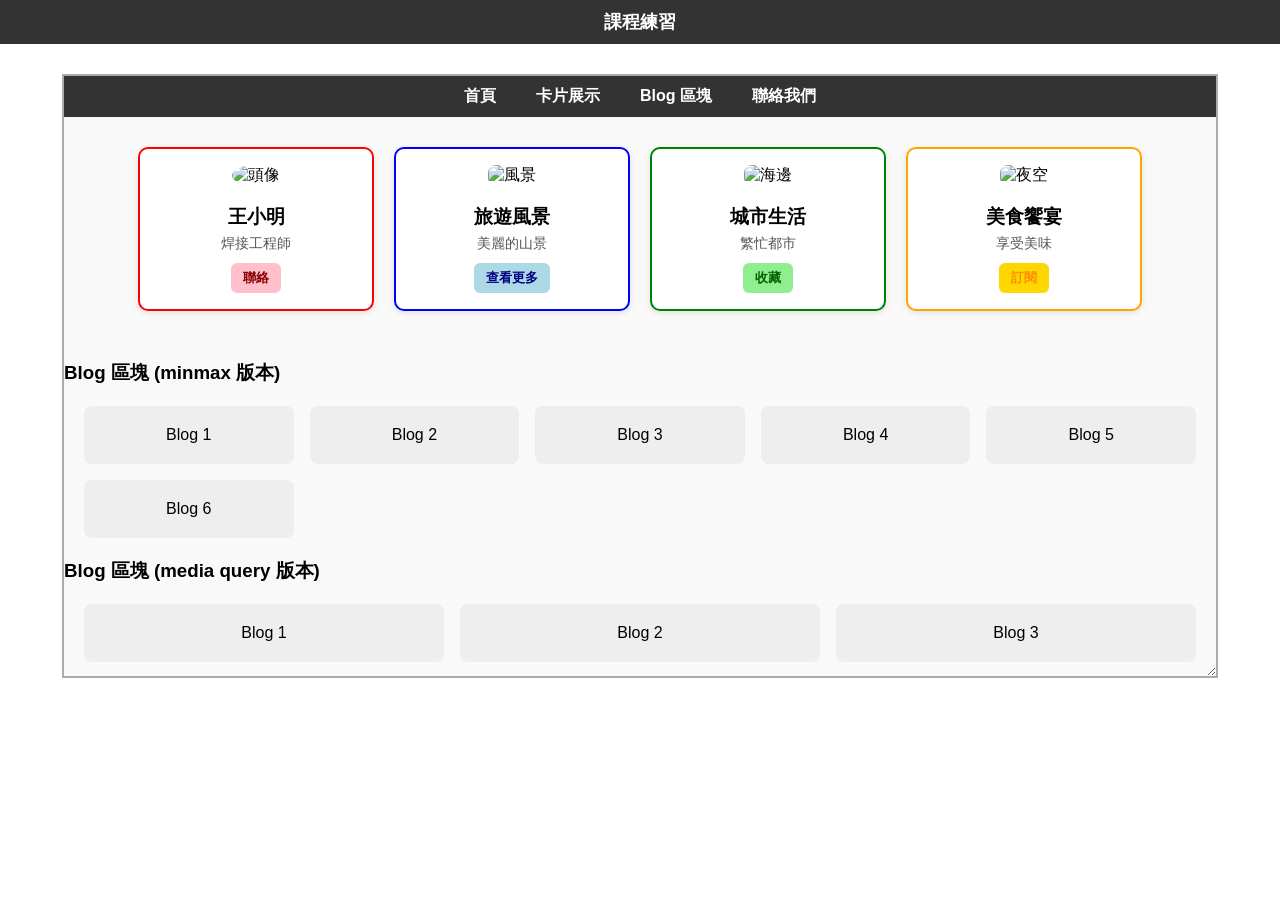
<file: midtern/index.html>
<!DOCTYPE html>
<html lang="zh-Hant">
<head>
  <meta charset="UTF-8">
  <meta name="viewport" content="width=device-width, initial-scale=1.0">
  <title>課程練習</title>
  <style>
    body {
      margin: 0;
      padding: 0;
      font-family: sans-serif;
      display: flex;
      flex-direction: column;
      align-items: center;
    }

    nav {
      background-color: #333;
      color: white;
      width: 100%;
      padding: 10px;
      text-align: center;
      font-weight: bold;
      font-size: 18px;
    }

    iframe {
      width: 90%;
      height: 600px;
      margin: 30px 0;
      border: 2px solid #aaa;
      resize: both;
      overflow: auto;
    }

    @media screen and (max-width: 650px) {
      body {
        display: grid;
        grid-template-columns: 1fr 1fr;
        position: relative;
        top: -150px;
        scale: 0.8;
      }

      iframe {
        grid-column: span 2;
      }
    }
  </style>
</head>
<body>
  <nav>課程練習</nav>

  <iframe src="card.html" title="卡片作業展示"></iframe>

</body>
</html>
</file>
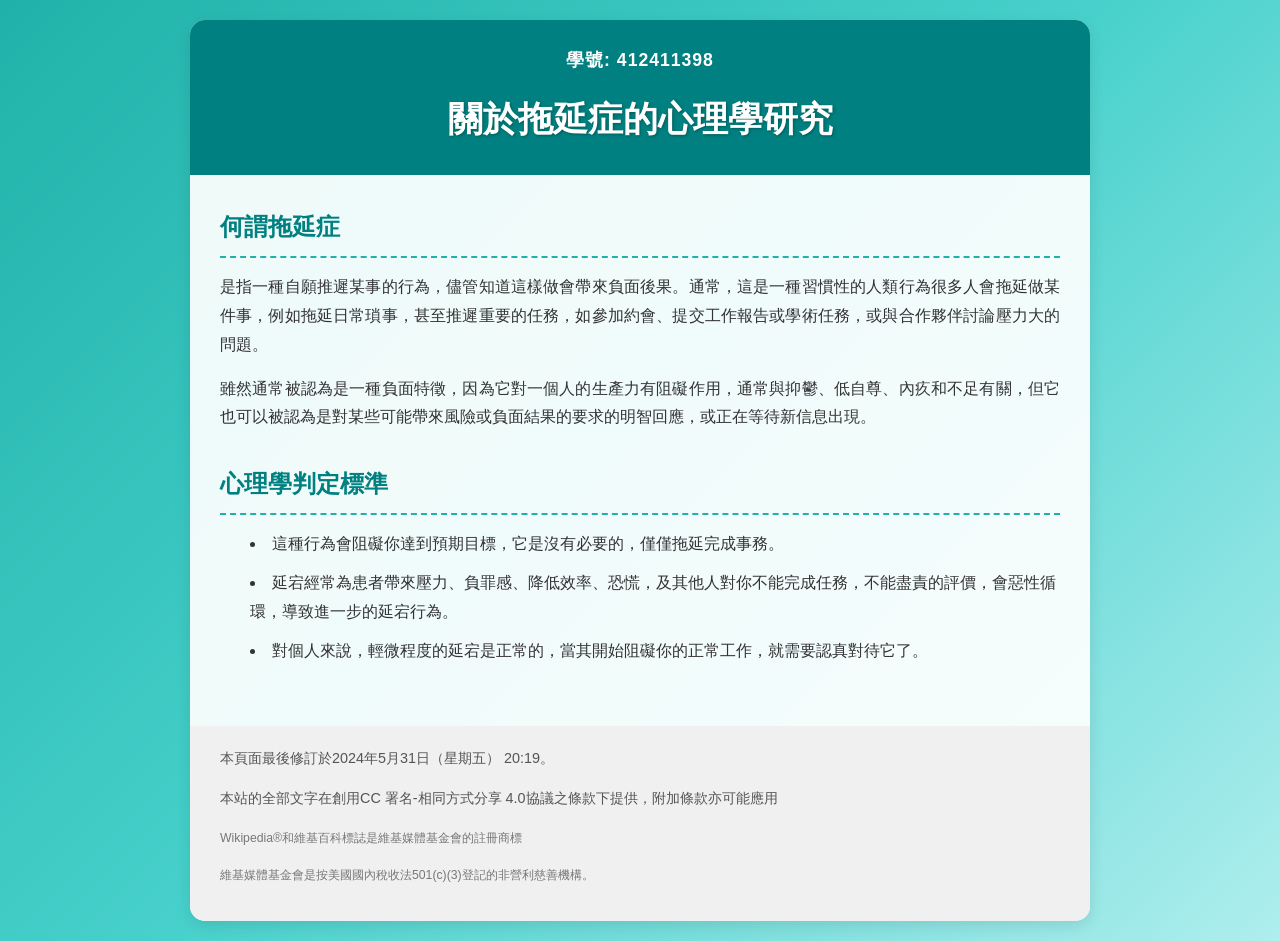
<file: W1/w1.html>
<!DOCTYPE html>
<html lang="zh-TW">
<head>
    <meta charset="UTF-8">
    <meta name="viewport" content="width=device-width, initial-scale=1.0">
    <title>拖延症研究 - 412411398</title>
    <link rel="stylesheet" href="w1.css">
</head>
<body>
    <div class="container">
        <header>
            <div class="student-id">學號: 412411398</div>
            <h1>關於拖延症的心理學研究</h1>
        </header>

        <main>
            <section class="definition">
                <h2>何謂拖延症</h2>
                <p>是指一種自願推遲某事的行為，儘管知道這樣做會帶來負面後果。通常，這是一種習慣性的人類行為很多人會拖延做某件事，例如拖延日常瑣事，甚至推遲重要的任務，如參加約會、提交工作報告或學術任務，或與合作夥伴討論壓力大的問題。</p>
                <p>雖然通常被認為是一種負面特徵，因為它對一個人的生產力有阻礙作用，通常與抑鬱、低自尊、內疚和不足有關，但它也可以被認為是對某些可能帶來風險或負面結果的要求的明智回應，或正在等待新信息出現。</p>
            </section>

            <section class="criteria">
                <h2>心理學判定標準</h2>
                <ul>
                    <li>這種行為會阻礙你達到預期目標，它是沒有必要的，僅僅拖延完成事務。</li>
                    <li>延宕經常為患者帶來壓力、負罪感、降低效率、恐慌，及其他人對你不能完成任務，不能盡責的評價，會惡性循環，導致進一步的延宕行為。</li>
                    <li>對個人來說，輕微程度的延宕是正常的，當其開始阻礙你的正常工作，就需要認真對待它了。</li>
                </ul>
            </section>
        </main>

        <footer>
            <p>本頁面最後修訂於2024年5月31日（星期五） 20:19。</p>
            <p>本站的全部文字在創用CC 署名-相同方式分享 4.0協議之條款下提供，附加條款亦可能應用</p>
            <div class="copyright">
                <p>Wikipedia®和維基百科標誌是維基媒體基金會的註冊商標</p>
                <p>維基媒體基金會是按美國國內稅收法501(c)(3)登記的非營利慈善機構。</p>
            </div>
        </footer>
    </div>
</body>
</html>
</file>
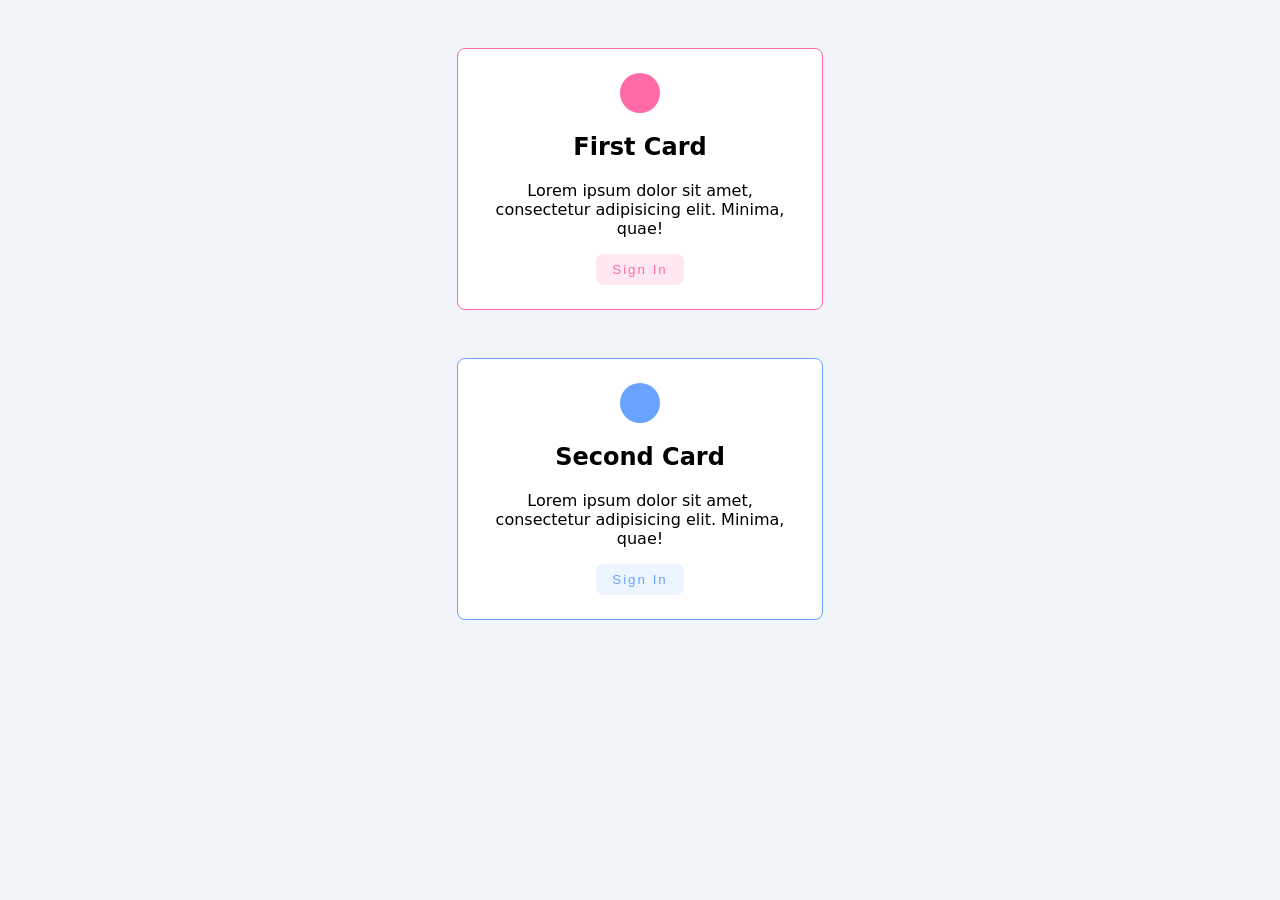
<file: W1/w3.html>
<!DOCTYPE html>
<html lang="en">
  <head>
    <meta charset="UTF-8" />
    <meta http-equiv="X-UA-Compatible" content="IE=edge" />
    <meta name="viewport" content="width=device-width, initial-scale=1.0" />
    <title>Card Demo</title>
    <link rel="stylesheet" href="w3.css" />
  </head>
  <body>
    <div class="card card-1">
      <div class="icon"></div>
      <h2>First Card</h2>
      <p>
        Lorem ipsum dolor sit amet, consectetur adipisicing elit. Minima, quae!
      </p>
      <button class="btn btn-1">Sign In</button>
    </div>
    <div class="card card-2">
      <div class="icon"></div>
      <h2>Second Card</h2>
      <p>
        Lorem ipsum dolor sit amet, consectetur adipisicing elit. Minima, quae!
      </p>
      <button class="btn btn-2">Sign In</button>
    </div>
  </body>
</html>
</file>
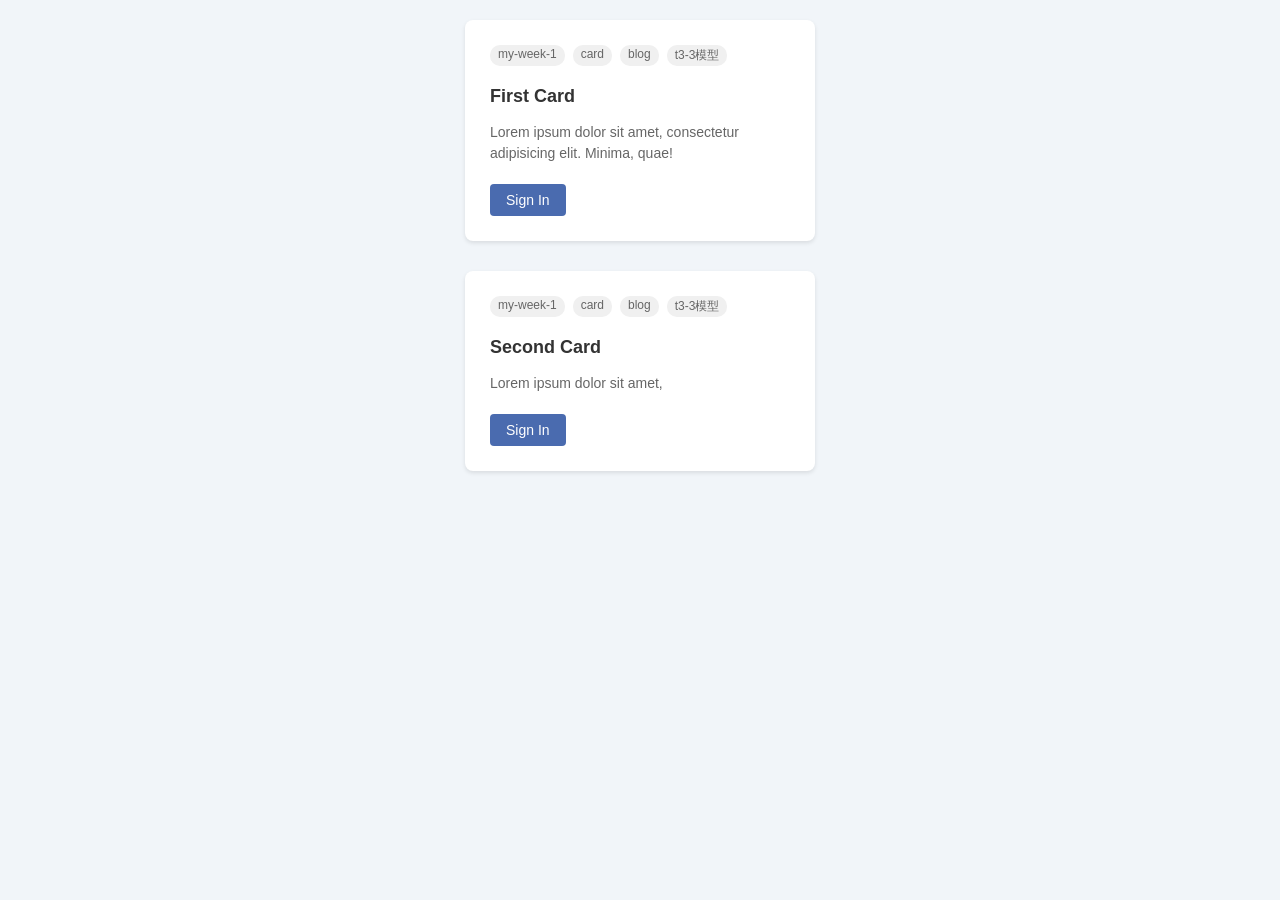
<file: W6/w6.html>
<!DOCTYPE html>
<html lang="zh-TW">
<head>
    <meta charset="UTF-8">
    <meta name="viewport" content="width=device-width, initial-scale=1.0">
    <title>卡片布局</title>
    <link rel="stylesheet" href="w6.css">
</head>
<body>
    <div class="card-container">
        <!-- 第一张卡片 -->
        <div class="card">
            <div class="card-tags">
                <span>my-week-1</span>
                <span>card</span>
                <span>blog</span>
                <span>t3-3模型</span>
            </div>
            <h2>First Card</h2>
            <p>Lorem ipsum dolor sit amet, consectetur adipisicing elit. Minima, quae!</p>
            <button>Sign In</button>
        </div>

        <!-- 第二张卡片 -->
        <div class="card">
            <div class="card-tags">
                <span>my-week-1</span>
                <span>card</span>
                <span>blog</span>
                <span>t3-3模型</span>
            </div>
            <h2>Second Card</h2>
            <p>Lorem ipsum dolor sit amet,</p>
            <button>Sign In</button>
        </div>
    </div>
</body>
</html>
</file>
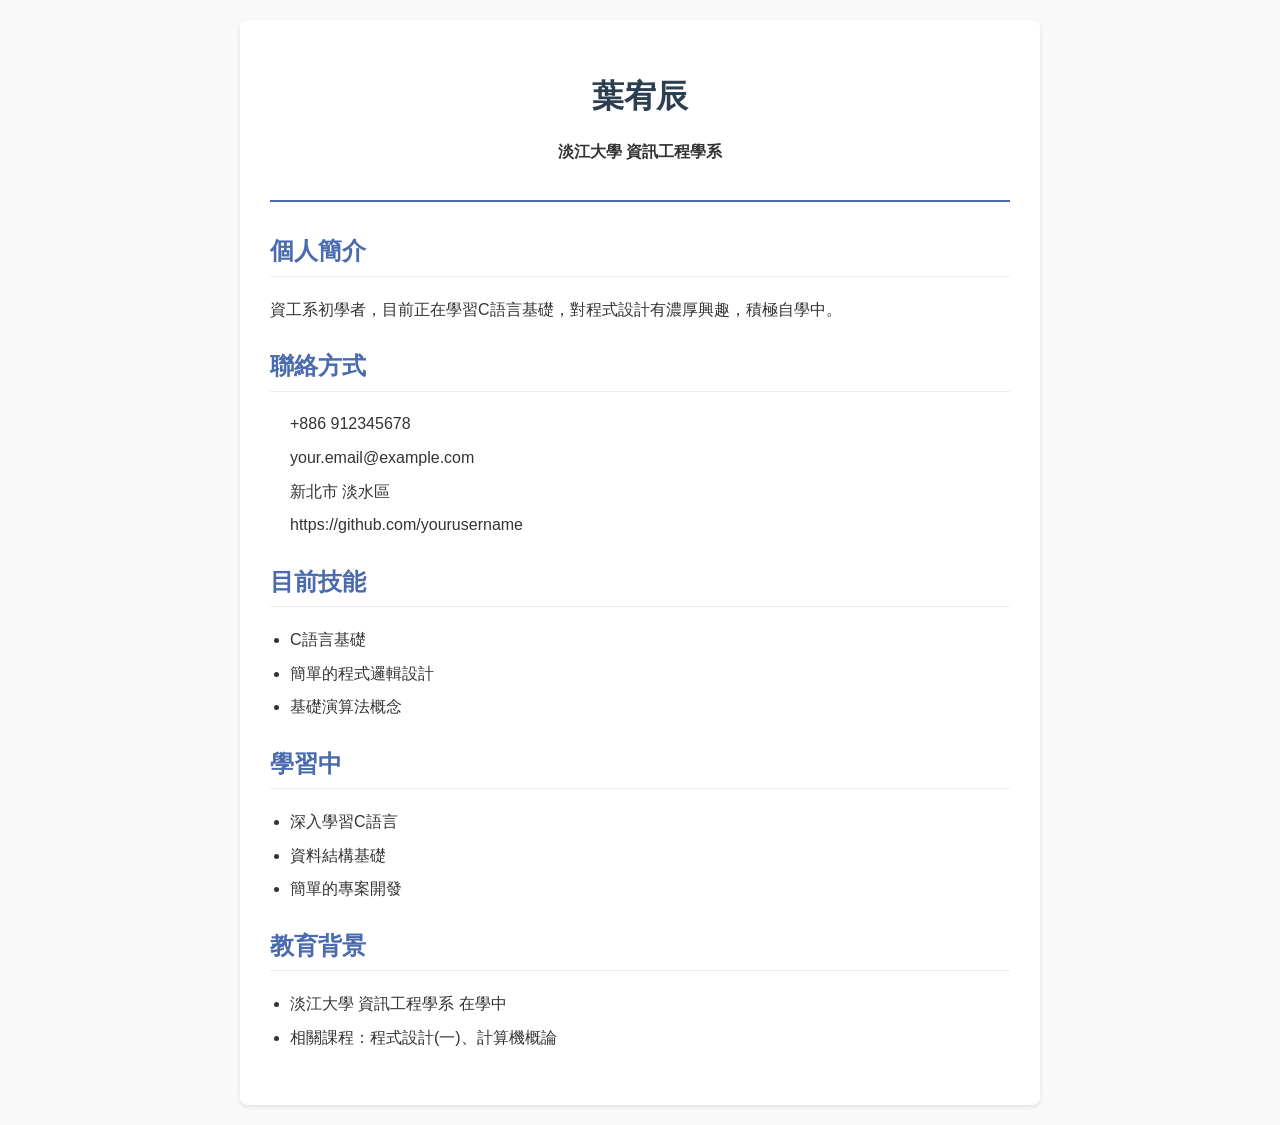
<file: w8/w8.html>
<!DOCTYPE html>
<html lang="zh-TW">
<head>
    <meta charset="UTF-8">
    <meta name="viewport" content="width=device-width, initial-scale=1.0">
    <title>葉宥辰 - 個人履歷</title>
    <link rel="stylesheet" href="w8.css">
</head>
<body>
    <div class="resume">
        <header>
            <h1>葉宥辰</h1>
            <p><strong>淡江大學 資訊工程學系</strong></p>
        </header>
        
        <section class="section">
            <h2>個人簡介</h2>
            <p>資工系初學者，目前正在學習C語言基礎，對程式設計有濃厚興趣，積極自學中。</p>
        </section>
        
        <section class="section">
            <h2>聯絡方式</h2>
            <ul class="contact">
                <li>+886 912345678</li>
                <li>your.email@example.com</li>
                <li>新北市 淡水區</li>
                <li>https://github.com/yourusername</li>
            </ul>
        </section>
        
        <section class="section">
            <h2>目前技能</h2>
            <ul>
                <li>C語言基礎</li>
                <li>簡單的程式邏輯設計</li>
                <li>基礎演算法概念</li>
            </ul>
        </section>
        
        <section class="section">
            <h2>學習中</h2>
            <ul>
                <li>深入學習C語言</li>
                <li>資料結構基礎</li>
                <li>簡單的專案開發</li>
            </ul>
        </section>
        
        <section class="section">
            <h2>教育背景</h2>
            <ul>
                <li>淡江大學 資訊工程學系 在學中</li>
                <li>相關課程：程式設計(一)、計算機概論</li>
            </ul>
        </section>
    </div>
</body>
</html>
</file>
<file: W1/w1.css>
/* 全局設定 */
* {
    margin: 0;
    padding: 0;
    box-sizing: border-box;
}

body {
    font-family: 'Microsoft JhengHei', 'Segoe UI', Arial, sans-serif;
    line-height: 1.8;
    color: #333;
    background-color: #20B2AA; /* 主藍綠色 */
    background-image: linear-gradient(135deg, #20B2AA, #48D1CC, #AFEEEE);
    min-height: 100vh;
    padding: 20px;
}

.container {
    max-width: 900px;
    margin: 0 auto;
    background-color: rgba(255, 255, 255, 0.92);
    border-radius: 15px;
    box-shadow: 0 5px 15px rgba(0, 0, 0, 0.1);
    overflow: hidden;
}

/* 頁首樣式 */
header {
    padding: 25px 30px;
    background-color: #008080;
    color: white;
    text-align: center;
}

.student-id {
    font-weight: bold;
    margin-bottom: 10px;
    font-size: 1.1em;
    letter-spacing: 1px;
}

header h1 {
    font-size: 2.2em;
    margin-top: 10px;
    text-shadow: 1px 1px 3px rgba(0, 0, 0, 0.3);
}

/* 主要內容區 */
main {
    padding: 30px;
}

section {
    margin-bottom: 30px;
}

h2 {
    color: #008080;
    margin-bottom: 15px;
    padding-bottom: 8px;
    border-bottom: 2px dashed #20B2AA;
}

p {
    margin-bottom: 15px;
    text-align: justify;
    line-height: 1.8;
}

ul {
    list-style-position: inside;
    padding-left: 20px;
}

li {
    margin-bottom: 10px;
    padding-left: 10px;
}

/* 頁尾樣式 */
footer {
    background-color: #f0f0f0;
    padding: 20px 30px;
    font-size: 0.9em;
    color: #555;
    text-align: center;
}

.copyright {
    margin-top: 15px;
    font-size: 0.85em;
    color: #777;
}

/* 響應式設計 */
@media (max-width: 768px) {
    body {
        padding: 10px;
    }
    
    .container {
        border-radius: 10px;
    }
    
    header {
        padding: 15px 20px;
    }
    
    header h1 {
        font-size: 1.8em;
    }
    
    main {
        padding: 20px;
    }
}
</file>
<file: W6/w6.css>
/* 基础样式 */
body {
    font-family: Arial, sans-serif;
    background-color: #f1f5f9;
    padding: 20px;
    margin: 0;
}

/* 卡片容器 */
.card-container {
    display: flex;
    flex-direction: column;
    gap: 30px;
    max-width: 350px;
    margin: 0 auto;
}

/* 卡片样式 */
.card {
    background: white;
    border-radius: 8px;
    padding: 25px;
    box-shadow: 0 2px 4px rgba(0,0,0,0.1);
}

/* 标签行 */
.card-tags {
    display: flex;
    flex-wrap: wrap;
    gap: 8px;
    margin-bottom: 20px;
}

.card-tags span {
    font-size: 12px;
    color: #666;
    padding: 2px 8px;
    background: #f0f0f0;
    border-radius: 10px;
}

/* 标题 */
.card h2 {
    font-size: 18px;
    margin: 0 0 15px 0;
    color: #333;
}

/* 内容文本 */
.card p {
    font-size: 14px;
    color: #666;
    line-height: 1.5;
    margin: 0 0 20px 0;
}

/* 按钮 */
.card button {
    background: #4a6baf;
    color: white;
    border: none;
    padding: 8px 16px;
    border-radius: 4px;
    font-size: 14px;
    cursor: pointer;
}

.card button:hover {
    background: #3a5a9f;
}
</file>
<file: w8/w8.css>
body {
    font-family: 'Microsoft JhengHei', Arial, sans-serif;
    line-height: 1.6;
    color: #333;
    max-width: 800px;
    margin: 0 auto;
    padding: 20px;
    background-color: #f9f9f9;
}

.resume {
    background-color: white;
    padding: 30px;
    border-radius: 8px;
    box-shadow: 0 2px 5px rgba(0,0,0,0.1);
}

header {
    text-align: center;
    margin-bottom: 30px;
    border-bottom: 2px solid #4a6baf;
    padding-bottom: 20px;
}

h1 {
    color: #2c3e50;
    margin-bottom: 10px;
}

h2 {
    color: #4a6baf;
    border-bottom: 1px solid #eee;
    padding-bottom: 5px;
    margin-top: 25px;
}

.section {
    margin-bottom: 25px;
}

ul {
    padding-left: 20px;
}

li {
    margin-bottom: 8px;
}

.contact li {
    list-style-type: none;
    padding-left: 0;
    margin-left: 0;
}
</file>
